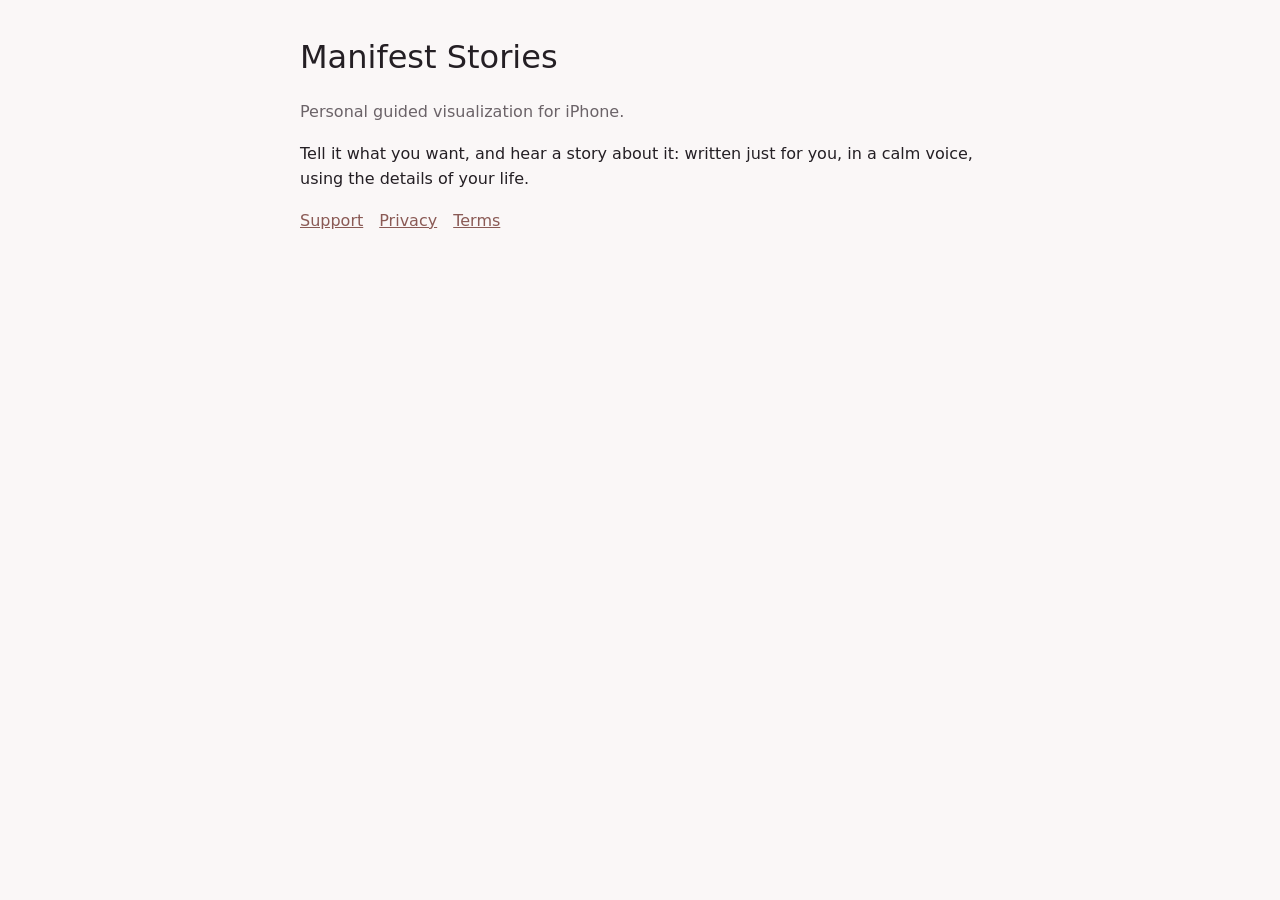
<file: index.html>
<!doctype html><html lang="en"><head><meta charset="utf-8"><meta name="viewport" content="width=device-width,initial-scale=1"><title>Manifest Stories</title><link rel="stylesheet" href="style.css"></head><body>
<h1>Manifest Stories</h1><p class="muted">Personal guided visualization for iPhone.</p>
<p>Tell it what you want, and hear a story about it: written just for you, in a calm voice, using the details of your life.</p>
<nav><a href="support.html">Support</a><a href="privacy.html">Privacy</a><a href="terms.html">Terms</a></nav>
</body></html>
</file>
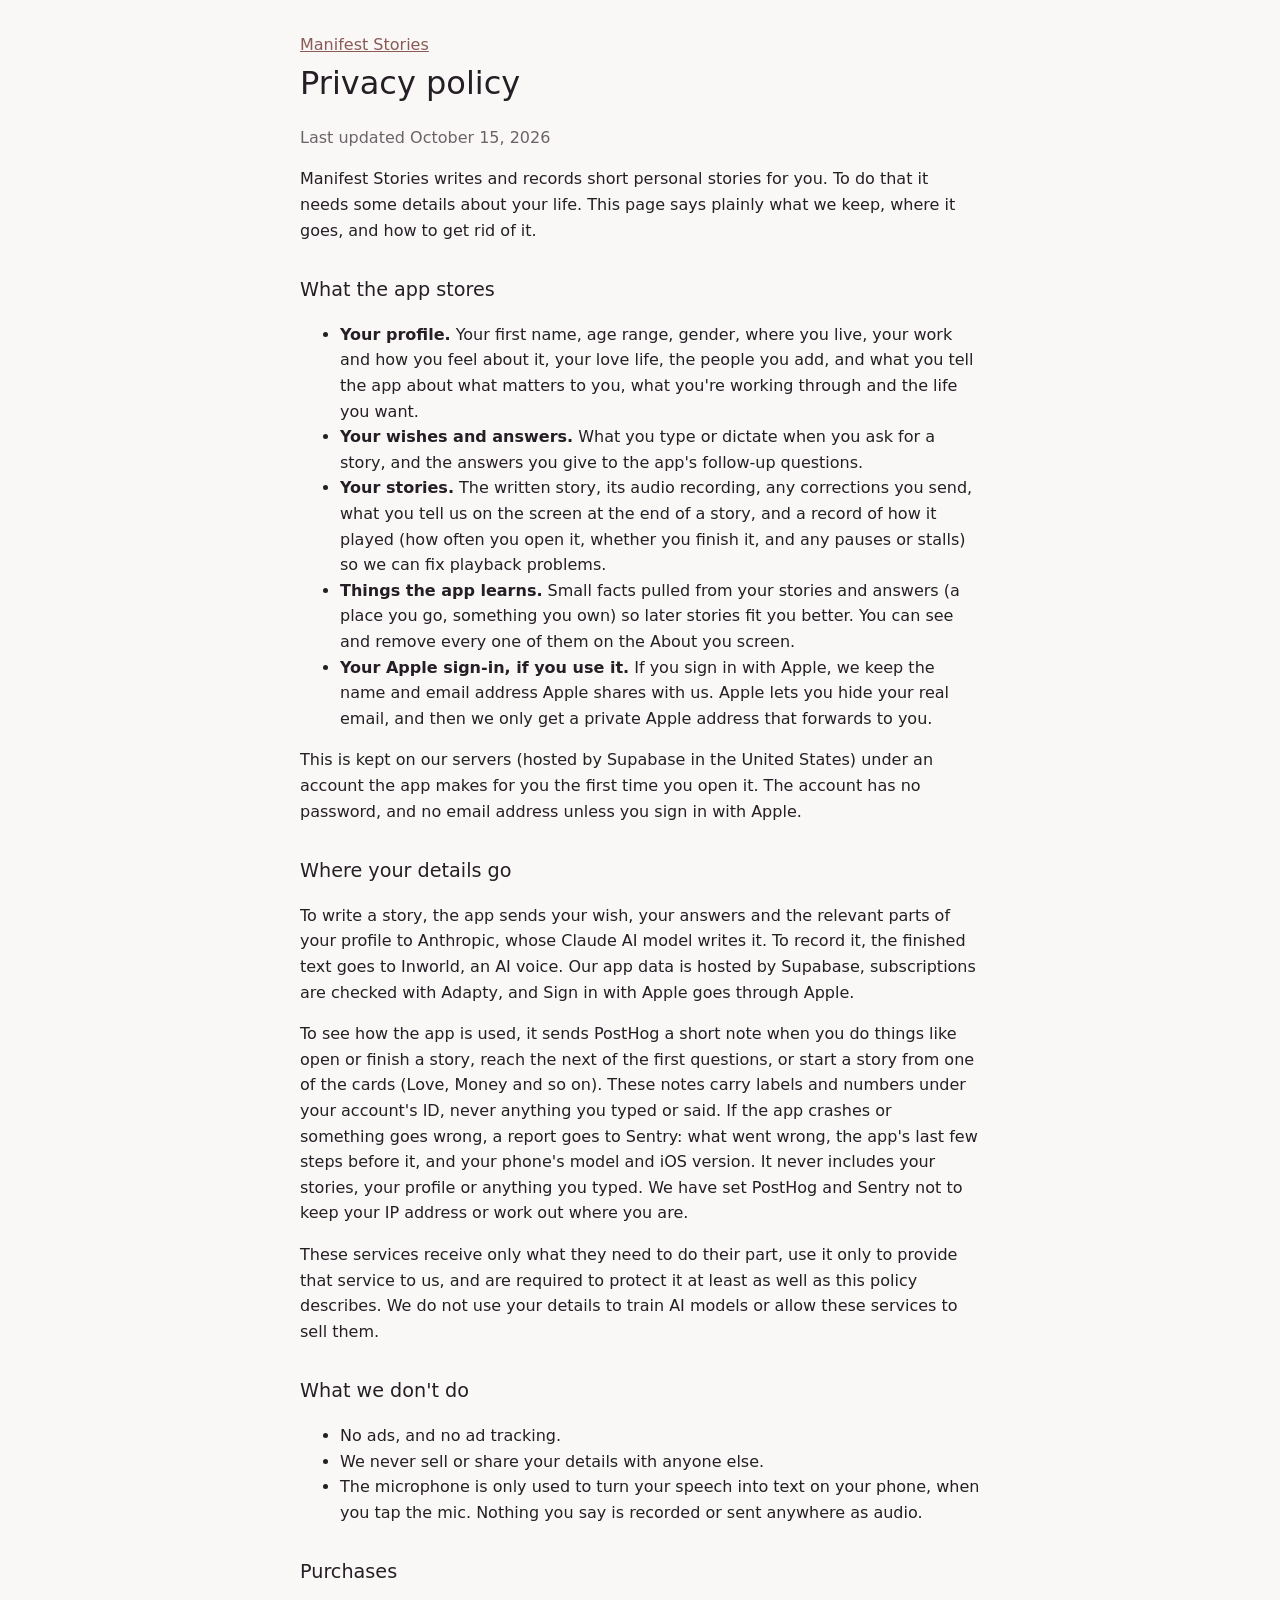
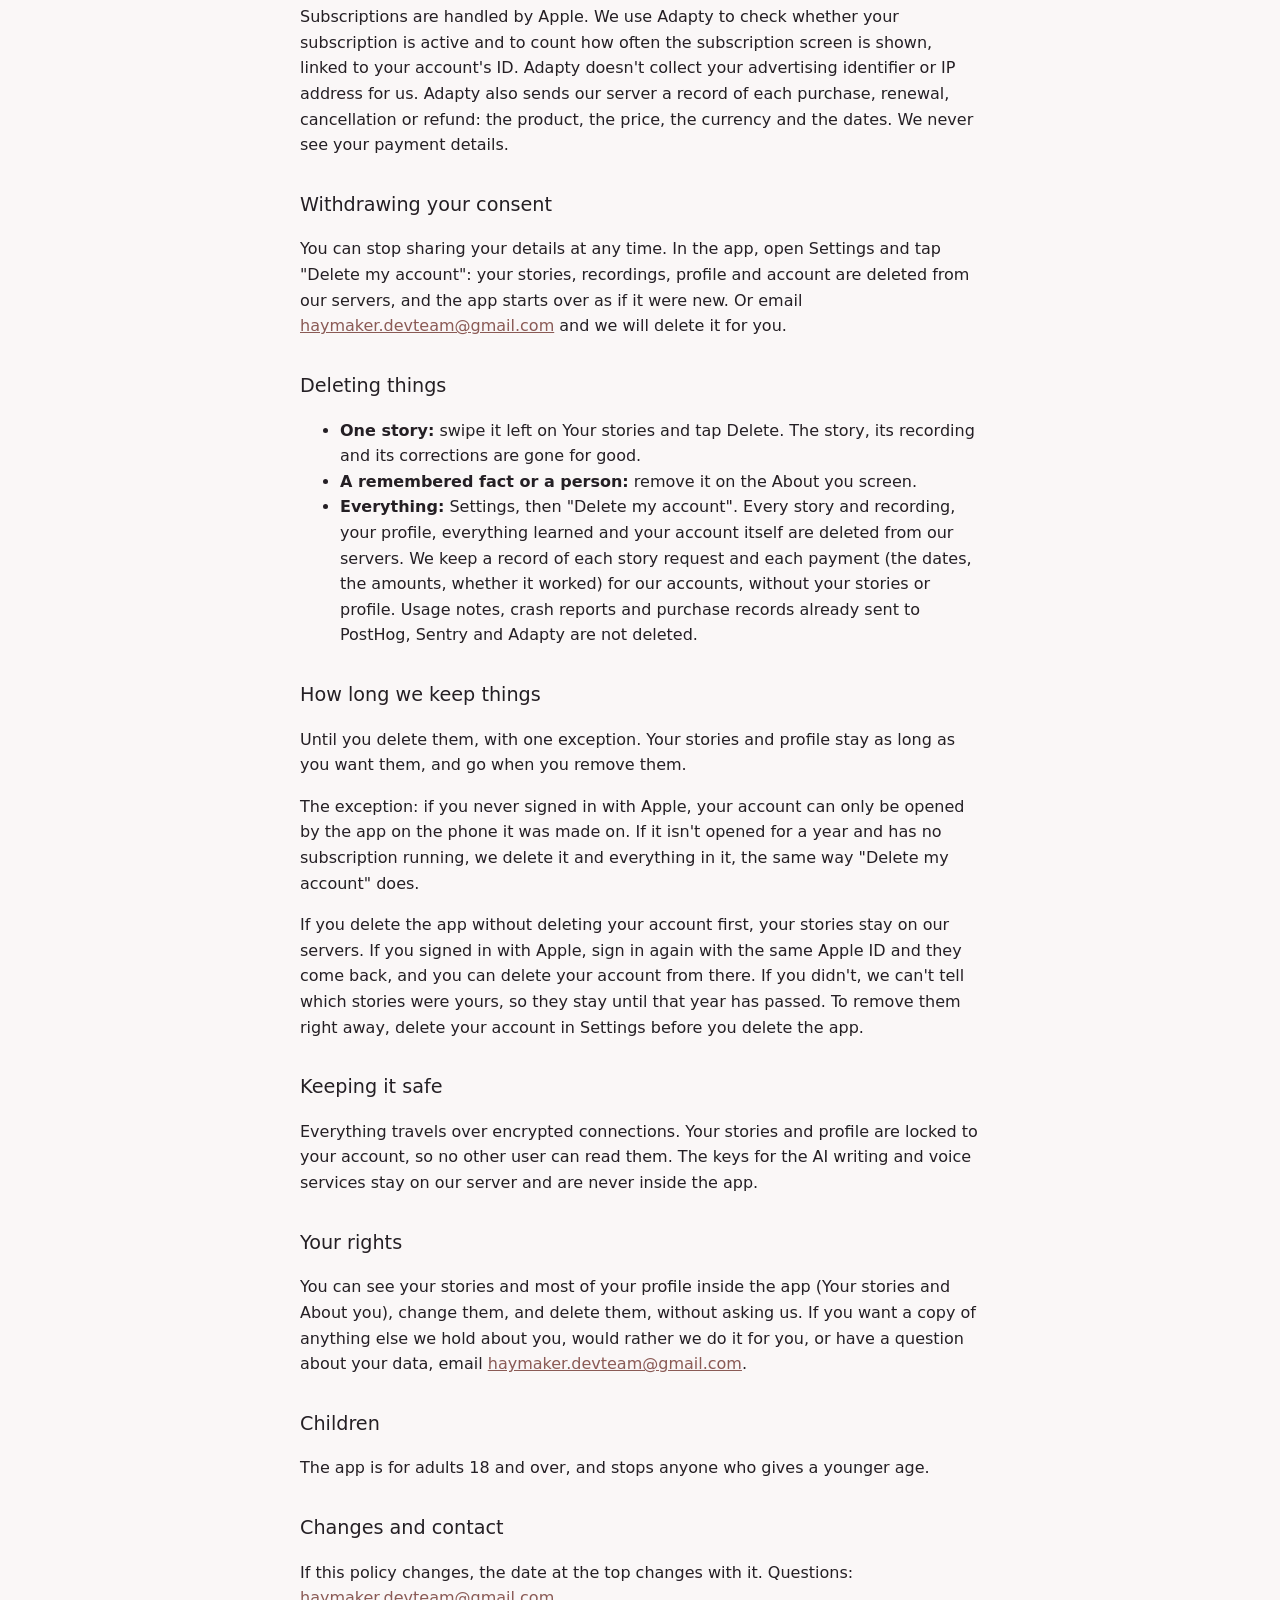
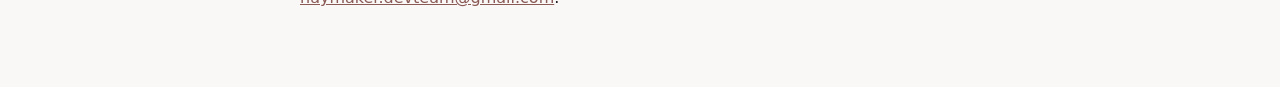
<file: privacy.html>
<!doctype html><html lang="en"><head><meta charset="utf-8"><meta name="viewport" content="width=device-width,initial-scale=1"><title>Privacy Policy, Manifest Stories</title><link rel="stylesheet" href="style.css"></head><body>
<nav><a href="index.html">Manifest Stories</a></nav>
<h1>Privacy policy</h1><p class="muted">Last updated October 15, 2026</p>
<p>Manifest Stories writes and records short personal stories for you. To do that it needs some details about your life. This page says plainly what we keep, where it goes, and how to get rid of it.</p>
<h2>What the app stores</h2>
<ul>
<li><strong>Your profile.</strong> Your first name, age range, gender, where you live, your work and how you feel about it, your love life, the people you add, and what you tell the app about what matters to you, what you're working through and the life you want.</li>
<li><strong>Your wishes and answers.</strong> What you type or dictate when you ask for a story, and the answers you give to the app's follow-up questions.</li>
<li><strong>Your stories.</strong> The written story, its audio recording, any corrections you send, what you tell us on the screen at the end of a story, and a record of how it played (how often you open it, whether you finish it, and any pauses or stalls) so we can fix playback problems.</li>
<li><strong>Things the app learns.</strong> Small facts pulled from your stories and answers (a place you go, something you own) so later stories fit you better. You can see and remove every one of them on the About you screen.</li>
<li><strong>Your Apple sign-in, if you use it.</strong> If you sign in with Apple, we keep the name and email address Apple shares with us. Apple lets you hide your real email, and then we only get a private Apple address that forwards to you.</li>
</ul>
<p>This is kept on our servers (hosted by Supabase in the United States) under an account the app makes for you the first time you open it. The account has no password, and no email address unless you sign in with Apple.</p>
<h2>Where your details go</h2>
<p>To write a story, the app sends your wish, your answers and the relevant parts of your profile to Anthropic, whose Claude AI model writes it. To record it, the finished text goes to Inworld, an AI voice. Our app data is hosted by Supabase, subscriptions are checked with Adapty, and Sign in with Apple goes through Apple.</p>
<p>To see how the app is used, it sends PostHog a short note when you do things like open or finish a story, reach the next of the first questions, or start a story from one of the cards (Love, Money and so on). These notes carry labels and numbers under your account's ID, never anything you typed or said. If the app crashes or something goes wrong, a report goes to Sentry: what went wrong, the app's last few steps before it, and your phone's model and iOS version. It never includes your stories, your profile or anything you typed. We have set PostHog and Sentry not to keep your IP address or work out where you are.</p>
<p>These services receive only what they need to do their part, use it only to provide that service to us, and are required to protect it at least as well as this policy describes. We do not use your details to train AI models or allow these services to sell them.</p>
<h2>What we don't do</h2>
<ul>
<li>No ads, and no ad tracking.</li>
<li>We never sell or share your details with anyone else.</li>
<li>The microphone is only used to turn your speech into text on your phone, when you tap the mic. Nothing you say is recorded or sent anywhere as audio.</li>
</ul>
<h2>Purchases</h2>
<p>Subscriptions are handled by Apple. We use Adapty to check whether your subscription is active and to count how often the subscription screen is shown, linked to your account's ID. Adapty doesn't collect your advertising identifier or IP address for us. Adapty also sends our server a record of each purchase, renewal, cancellation or refund: the product, the price, the currency and the dates. We never see your payment details.</p>
<h2>Withdrawing your consent</h2>
<p>You can stop sharing your details at any time. In the app, open Settings and tap "Delete my account": your stories, recordings, profile and account are deleted from our servers, and the app starts over as if it were new. Or email <a href="mailto:haymaker.devteam@gmail.com">haymaker.devteam@gmail.com</a> and we will delete it for you.</p>
<h2>Deleting things</h2>
<ul>
<li><strong>One story:</strong> swipe it left on Your stories and tap Delete. The story, its recording and its corrections are gone for good.</li>
<li><strong>A remembered fact or a person:</strong> remove it on the About you screen.</li>
<li><strong>Everything:</strong> Settings, then "Delete my account". Every story and recording, your profile, everything learned and your account itself are deleted from our servers. We keep a record of each story request and each payment (the dates, the amounts, whether it worked) for our accounts, without your stories or profile. Usage notes, crash reports and purchase records already sent to PostHog, Sentry and Adapty are not deleted.</li>
</ul>
<h2>How long we keep things</h2>
<p>Until you delete them, with one exception. Your stories and profile stay as long as you want them, and go when you remove them.</p>
<p>The exception: if you never signed in with Apple, your account can only be opened by the app on the phone it was made on. If it isn't opened for a year and has no subscription running, we delete it and everything in it, the same way "Delete my account" does.</p>
<p>If you delete the app without deleting your account first, your stories stay on our servers. If you signed in with Apple, sign in again with the same Apple ID and they come back, and you can delete your account from there. If you didn't, we can't tell which stories were yours, so they stay until that year has passed. To remove them right away, delete your account in Settings before you delete the app.</p>
<h2>Keeping it safe</h2>
<p>Everything travels over encrypted connections. Your stories and profile are locked to your account, so no other user can read them. The keys for the AI writing and voice services stay on our server and are never inside the app.</p>
<h2>Your rights</h2>
<p>You can see your stories and most of your profile inside the app (Your stories and About you), change them, and delete them, without asking us. If you want a copy of anything else we hold about you, would rather we do it for you, or have a question about your data, email <a href="mailto:haymaker.devteam@gmail.com">haymaker.devteam@gmail.com</a>.</p>
<h2>Children</h2>
<p>The app is for adults 18 and over, and stops anyone who gives a younger age.</p>
<h2>Changes and contact</h2>
<p>If this policy changes, the date at the top changes with it. Questions: <a href="mailto:haymaker.devteam@gmail.com">haymaker.devteam@gmail.com</a>.</p>
</body></html>
</file>
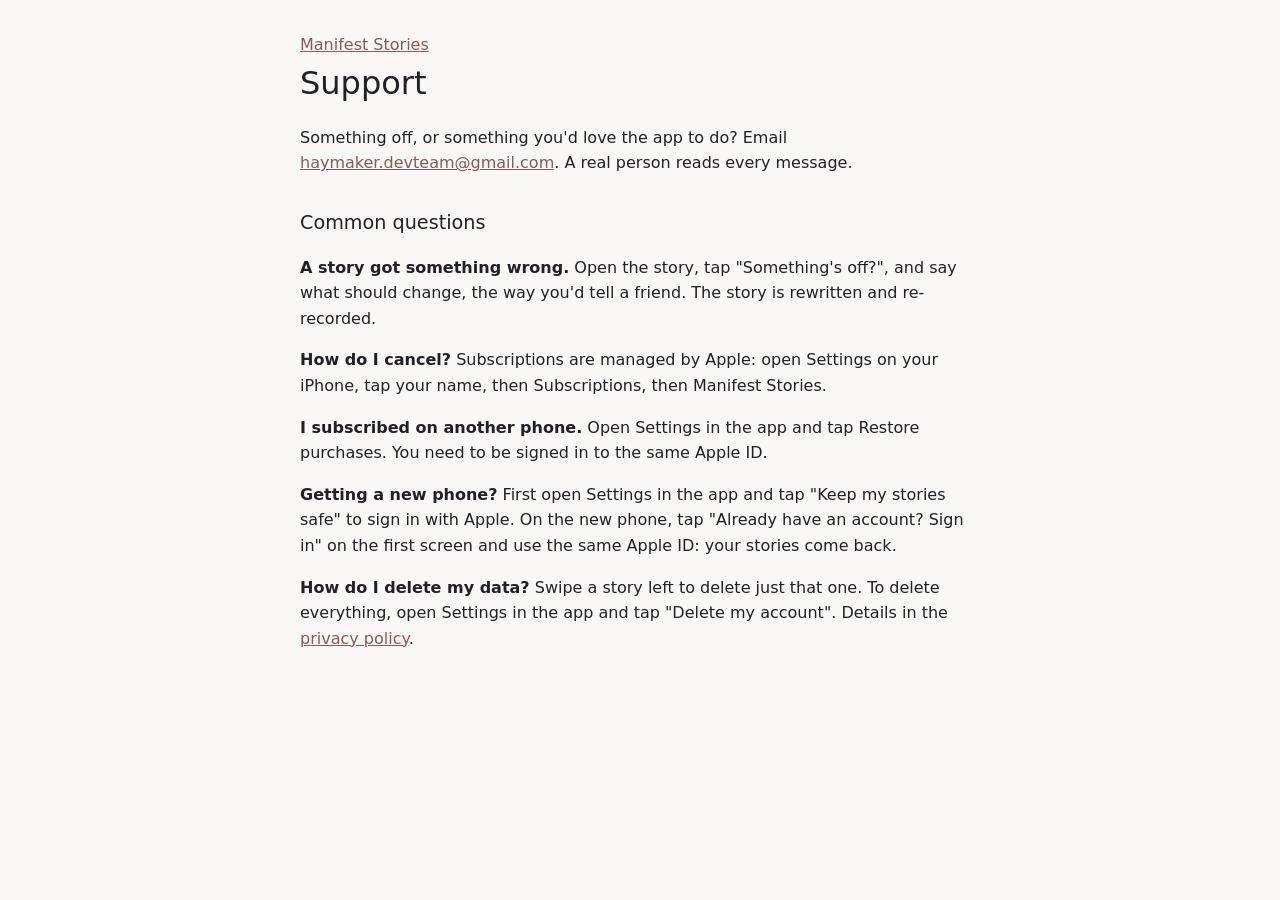
<file: support.html>
<!doctype html><html lang="en"><head><meta charset="utf-8"><meta name="viewport" content="width=device-width,initial-scale=1"><title>Support, Manifest Stories</title><link rel="stylesheet" href="style.css"></head><body>
<nav><a href="index.html">Manifest Stories</a></nav>
<h1>Support</h1>
<p>Something off, or something you'd love the app to do? Email <a href="mailto:haymaker.devteam@gmail.com">haymaker.devteam@gmail.com</a>. A real person reads every message.</p>
<h2>Common questions</h2>
<p><strong>A story got something wrong.</strong> Open the story, tap "Something's off?", and say what should change, the way you'd tell a friend. The story is rewritten and re-recorded.</p>
<p><strong>How do I cancel?</strong> Subscriptions are managed by Apple: open Settings on your iPhone, tap your name, then Subscriptions, then Manifest Stories.</p>
<p><strong>I subscribed on another phone.</strong> Open Settings in the app and tap Restore purchases. You need to be signed in to the same Apple ID.</p>
<p><strong>Getting a new phone?</strong> First open Settings in the app and tap "Keep my stories safe" to sign in with Apple. On the new phone, tap "Already have an account? Sign in" on the first screen and use the same Apple ID: your stories come back.</p>
<p><strong>How do I delete my data?</strong> Swipe a story left to delete just that one. To delete everything, open Settings in the app and tap "Delete my account". Details in the <a href="privacy.html">privacy policy</a>.</p>
</body></html>
</file>
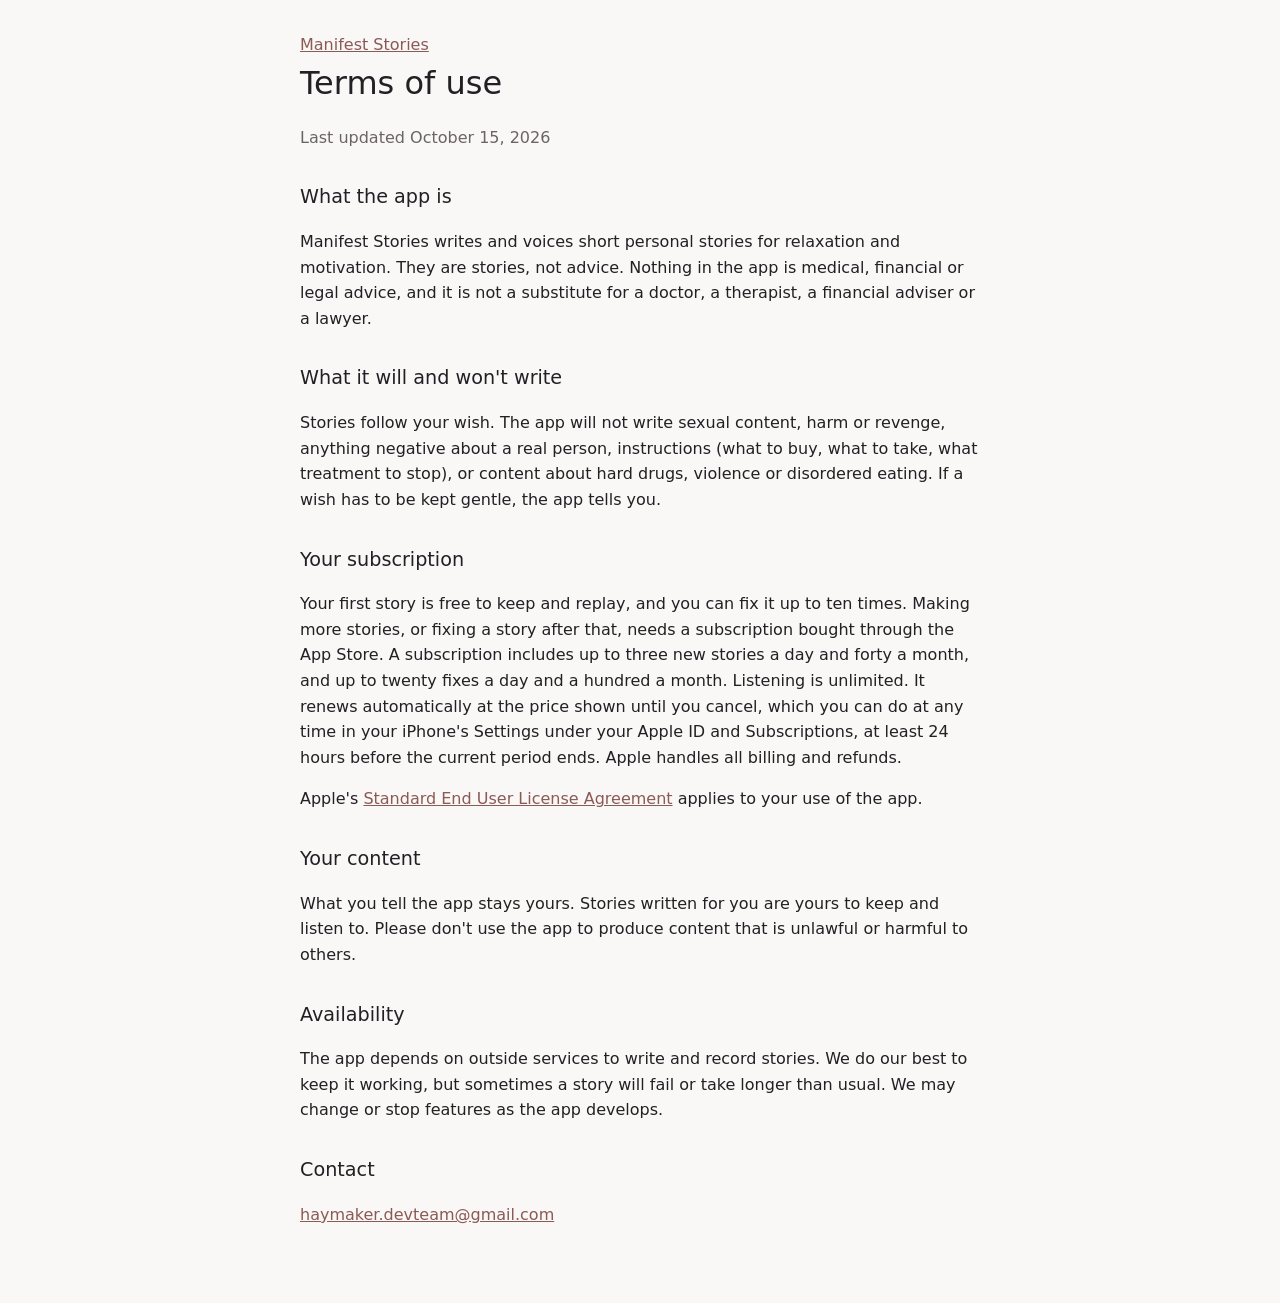
<file: terms.html>
<!doctype html><html lang="en"><head><meta charset="utf-8"><meta name="viewport" content="width=device-width,initial-scale=1"><title>Terms of Use, Manifest Stories</title><link rel="stylesheet" href="style.css"></head><body>
<nav><a href="index.html">Manifest Stories</a></nav>
<h1>Terms of use</h1><p class="muted">Last updated October 15, 2026</p>
<h2>What the app is</h2>
<p>Manifest Stories writes and voices short personal stories for relaxation and motivation. They are stories, not advice. Nothing in the app is medical, financial or legal advice, and it is not a substitute for a doctor, a therapist, a financial adviser or a lawyer.</p>
<h2>What it will and won't write</h2>
<p>Stories follow your wish. The app will not write sexual content, harm or revenge, anything negative about a real person, instructions (what to buy, what to take, what treatment to stop), or content about hard drugs, violence or disordered eating. If a wish has to be kept gentle, the app tells you.</p>
<h2>Your subscription</h2>
<p>Your first story is free to keep and replay, and you can fix it up to ten times. Making more stories, or fixing a story after that, needs a subscription bought through the App Store. A subscription includes up to three new stories a day and forty a month, and up to twenty fixes a day and a hundred a month. Listening is unlimited. It renews automatically at the price shown until you cancel, which you can do at any time in your iPhone's Settings under your Apple ID and Subscriptions, at least 24 hours before the current period ends. Apple handles all billing and refunds.</p>
<p>Apple's <a href="https://www.apple.com/legal/internet-services/itunes/dev/stdeula/">Standard End User License Agreement</a> applies to your use of the app.</p>
<h2>Your content</h2>
<p>What you tell the app stays yours. Stories written for you are yours to keep and listen to. Please don't use the app to produce content that is unlawful or harmful to others.</p>
<h2>Availability</h2>
<p>The app depends on outside services to write and record stories. We do our best to keep it working, but sometimes a story will fail or take longer than usual. We may change or stop features as the app develops.</p>
<h2>Contact</h2>
<p><a href="mailto:haymaker.devteam@gmail.com">haymaker.devteam@gmail.com</a></p>
</body></html>
</file>
<file: style.css>
body{font-family:-apple-system,system-ui,Georgia,serif;max-width:680px;margin:0 auto;padding:32px 20px 60px;line-height:1.6;color:#241f24;background:#faf7f7}
h1{font-weight:400;font-size:2rem;margin:0 0 4px}h2{font-weight:500;font-size:1.2rem;margin-top:32px}
.muted{color:#6b6368}nav a{margin-right:16px;color:#8a5a55}a{color:#8a5a55}
</file>
